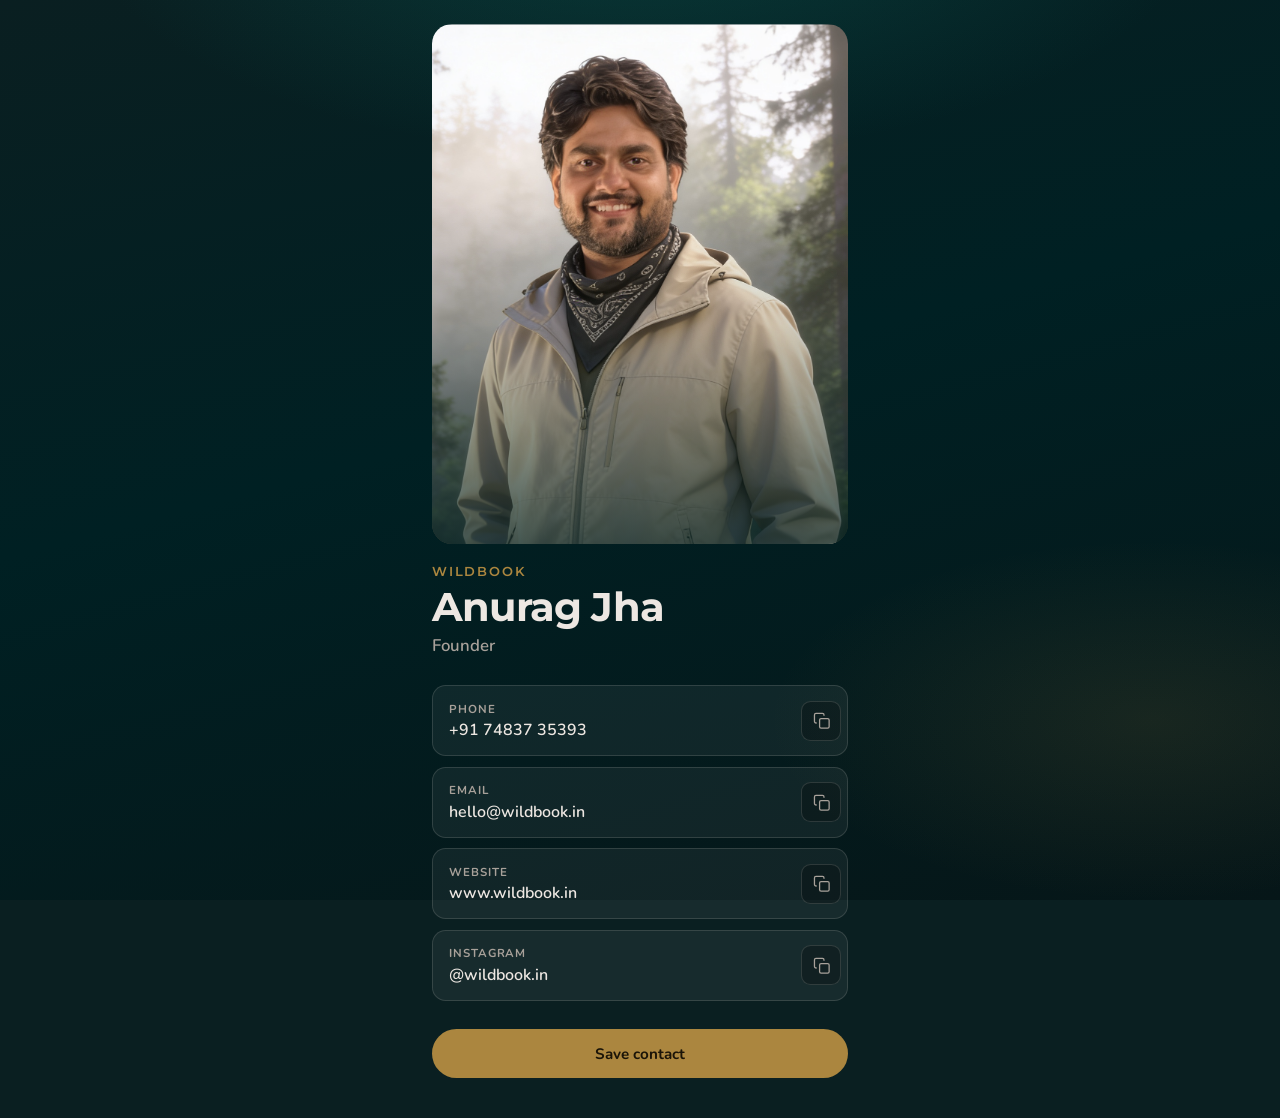
<file: index.html>
<!DOCTYPE html>
<html lang="en">
  <head>
    <meta charset="UTF-8" />
    <meta http-equiv="refresh" content="0; url=/anurag/" />
    <link rel="canonical" href="https://card.wildbook.in/anurag/" />
    <title>Wildbook</title>
    <script>
      location.replace("/anurag/");
    </script>
  </head>
  <body>
    <p><a href="/anurag/">Anurag Jha</a></p>
  </body>
</html>
</file>
<file: anurag/styles.css>
:root {
  --bg: #0a1f21;
  --bg-mid: #002023;
  --surface: rgba(237, 231, 226, 0.06);
  --text: #ede7e2;
  --muted: #a8a19a;
  --accent: #ab863f;
  --accent-soft: rgba(171, 134, 63, 0.22);
  --teal: #0b6e66;
  --line: rgba(237, 231, 226, 0.14);
  --font-display: "Montserrat", system-ui, sans-serif;
  --font-body: "Nunito", system-ui, sans-serif;
}

*,
*::before,
*::after {
  box-sizing: border-box;
}

html,
body {
  margin: 0;
  min-height: 100%;
}

body {
  font-family: var(--font-body);
  color: var(--text);
  background: var(--bg);
  min-height: 100dvh;
  display: grid;
  place-items: center;
  padding: 1.5rem 1rem 2.5rem;
  position: relative;
  overflow-x: hidden;
}

.atmosphere {
  position: fixed;
  inset: 0;
  z-index: 0;
  pointer-events: none;
  background:
    radial-gradient(ellipse 80% 50% at 50% -10%, rgba(11, 110, 102, 0.35), transparent 55%),
    radial-gradient(ellipse 60% 40% at 90% 80%, rgba(171, 134, 63, 0.12), transparent 50%),
    linear-gradient(165deg, #0a1f21 0%, #002023 45%, #061618 100%);
}

.card {
  position: relative;
  z-index: 1;
  width: min(100%, 26rem);
  display: flex;
  flex-direction: column;
  gap: 1.75rem;
  animation: rise 0.7s cubic-bezier(0.22, 1, 0.36, 1) both;
}

.hero {
  display: flex;
  flex-direction: column;
  gap: 1.25rem;
}

.photo-wrap {
  position: relative;
  border-radius: 1.25rem;
  overflow: hidden;
  aspect-ratio: 4 / 5;
  background: var(--bg-mid);
  animation: photoIn 0.9s cubic-bezier(0.22, 1, 0.36, 1) 0.1s both;
}

.photo-wrap::after {
  content: "";
  position: absolute;
  inset: 0;
  background: linear-gradient(
    to top,
    rgba(0, 32, 35, 0.72) 0%,
    rgba(0, 32, 35, 0.15) 42%,
    transparent 65%
  );
  pointer-events: none;
}

.photo {
  width: 100%;
  height: 100%;
  object-fit: cover;
  object-position: center 20%;
  display: block;
}

.identity {
  display: flex;
  flex-direction: column;
  gap: 0.35rem;
  animation: rise 0.7s cubic-bezier(0.22, 1, 0.36, 1) 0.2s both;
}

.brand {
  margin: 0;
  font-family: var(--font-display);
  font-weight: 600;
  font-size: 0.8rem;
  letter-spacing: 0.14em;
  text-transform: uppercase;
  color: var(--accent);
}

h1 {
  margin: 0;
  font-family: var(--font-display);
  font-weight: 700;
  font-size: clamp(2rem, 8vw, 2.5rem);
  line-height: 1.1;
  letter-spacing: -0.02em;
}

.role {
  margin: 0;
  font-size: 1.05rem;
  font-weight: 600;
  color: var(--muted);
}

.fields {
  display: flex;
  flex-direction: column;
  gap: 0.65rem;
  animation: rise 0.7s cubic-bezier(0.22, 1, 0.36, 1) 0.32s both;
}

/* One bordered field; copy button sits inside it */
.field {
  display: flex;
  align-items: center;
  gap: 0.35rem;
  padding: 0.35rem 0.35rem 0.35rem 0;
  border: 1px solid var(--line);
  border-radius: 0.85rem;
  background: var(--surface);
  transition:
    border-color 0.2s ease,
    background 0.2s ease;
}

.field:hover,
.field:focus-within {
  border-color: var(--accent);
  background: var(--accent-soft);
}

.field-body {
  flex: 1;
  min-width: 0;
  display: flex;
  flex-direction: column;
  gap: 0.15rem;
  padding: 0.55rem 0.5rem 0.55rem 1rem;
  text-decoration: none;
  color: inherit;
  border: 0;
  background: transparent;
}

.field-body:focus-visible {
  outline: none;
}

.field-label {
  font-size: 0.72rem;
  font-weight: 700;
  letter-spacing: 0.08em;
  text-transform: uppercase;
  color: var(--muted);
}

.field-value {
  font-size: 1rem;
  font-weight: 600;
}

.field-copy {
  flex: 0 0 auto;
  display: inline-flex;
  align-items: center;
  justify-content: center;
  width: 2.5rem;
  height: 2.5rem;
  padding: 0;
  color: var(--muted);
  background: rgba(0, 0, 0, 0.22);
  border: 1px solid var(--line);
  border-radius: 0.6rem;
  cursor: pointer;
  transition:
    color 0.2s ease,
    background 0.2s ease,
    border-color 0.2s ease;
}

.field-copy:hover,
.field-copy:focus-visible {
  color: var(--text);
  border-color: var(--accent);
  background: rgba(171, 134, 63, 0.2);
  outline: none;
}

.field-copy.is-copied {
  color: #9fd8d1;
  border-color: rgba(11, 110, 102, 0.7);
}

.field-copy svg {
  width: 1.1rem;
  height: 1.1rem;
  display: block;
  pointer-events: none;
}

.actions {
  display: grid;
  grid-template-columns: 1fr;
  gap: 0.65rem;
  animation: rise 0.7s cubic-bezier(0.22, 1, 0.36, 1) 0.42s both;
}

.btn {
  font-family: var(--font-body);
  font-size: 0.95rem;
  font-weight: 700;
  border-radius: 999px;
  padding: 0.85rem 1rem;
  cursor: pointer;
  border: 1px solid transparent;
  transition:
    background 0.2s ease,
    color 0.2s ease,
    border-color 0.2s ease,
    transform 0.15s ease;
}

.btn:active {
  transform: scale(0.98);
}

.btn-primary {
  background: var(--accent);
  color: #1a1408;
}

.btn-primary:hover,
.btn-primary:focus-visible {
  background: #c49a4d;
  outline: none;
}

@keyframes rise {
  from {
    opacity: 0;
    transform: translateY(16px);
  }
  to {
    opacity: 1;
    transform: translateY(0);
  }
}

@keyframes photoIn {
  from {
    opacity: 0;
    transform: scale(1.04);
  }
  to {
    opacity: 1;
    transform: scale(1);
  }
}

@media (prefers-reduced-motion: reduce) {
  *,
  *::before,
  *::after {
    animation: none !important;
    transition: none !important;
  }
}
</file>
